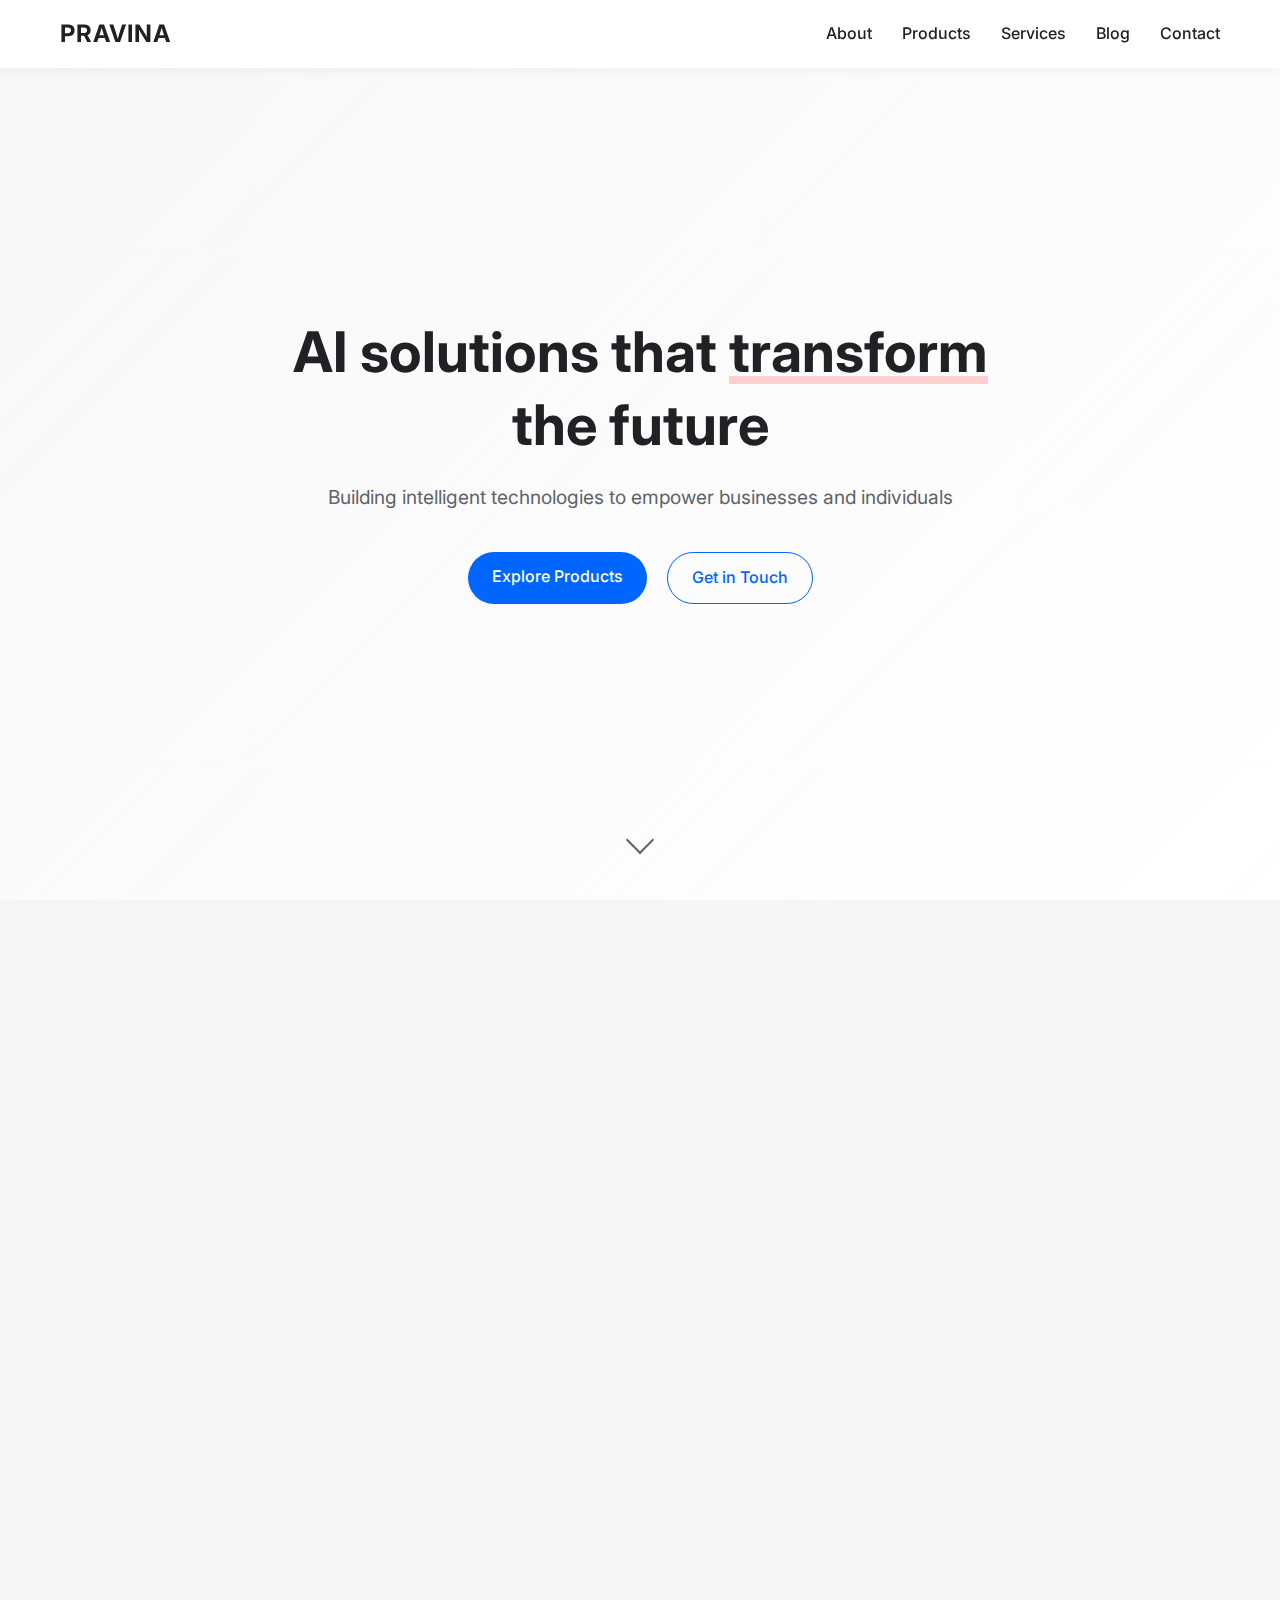
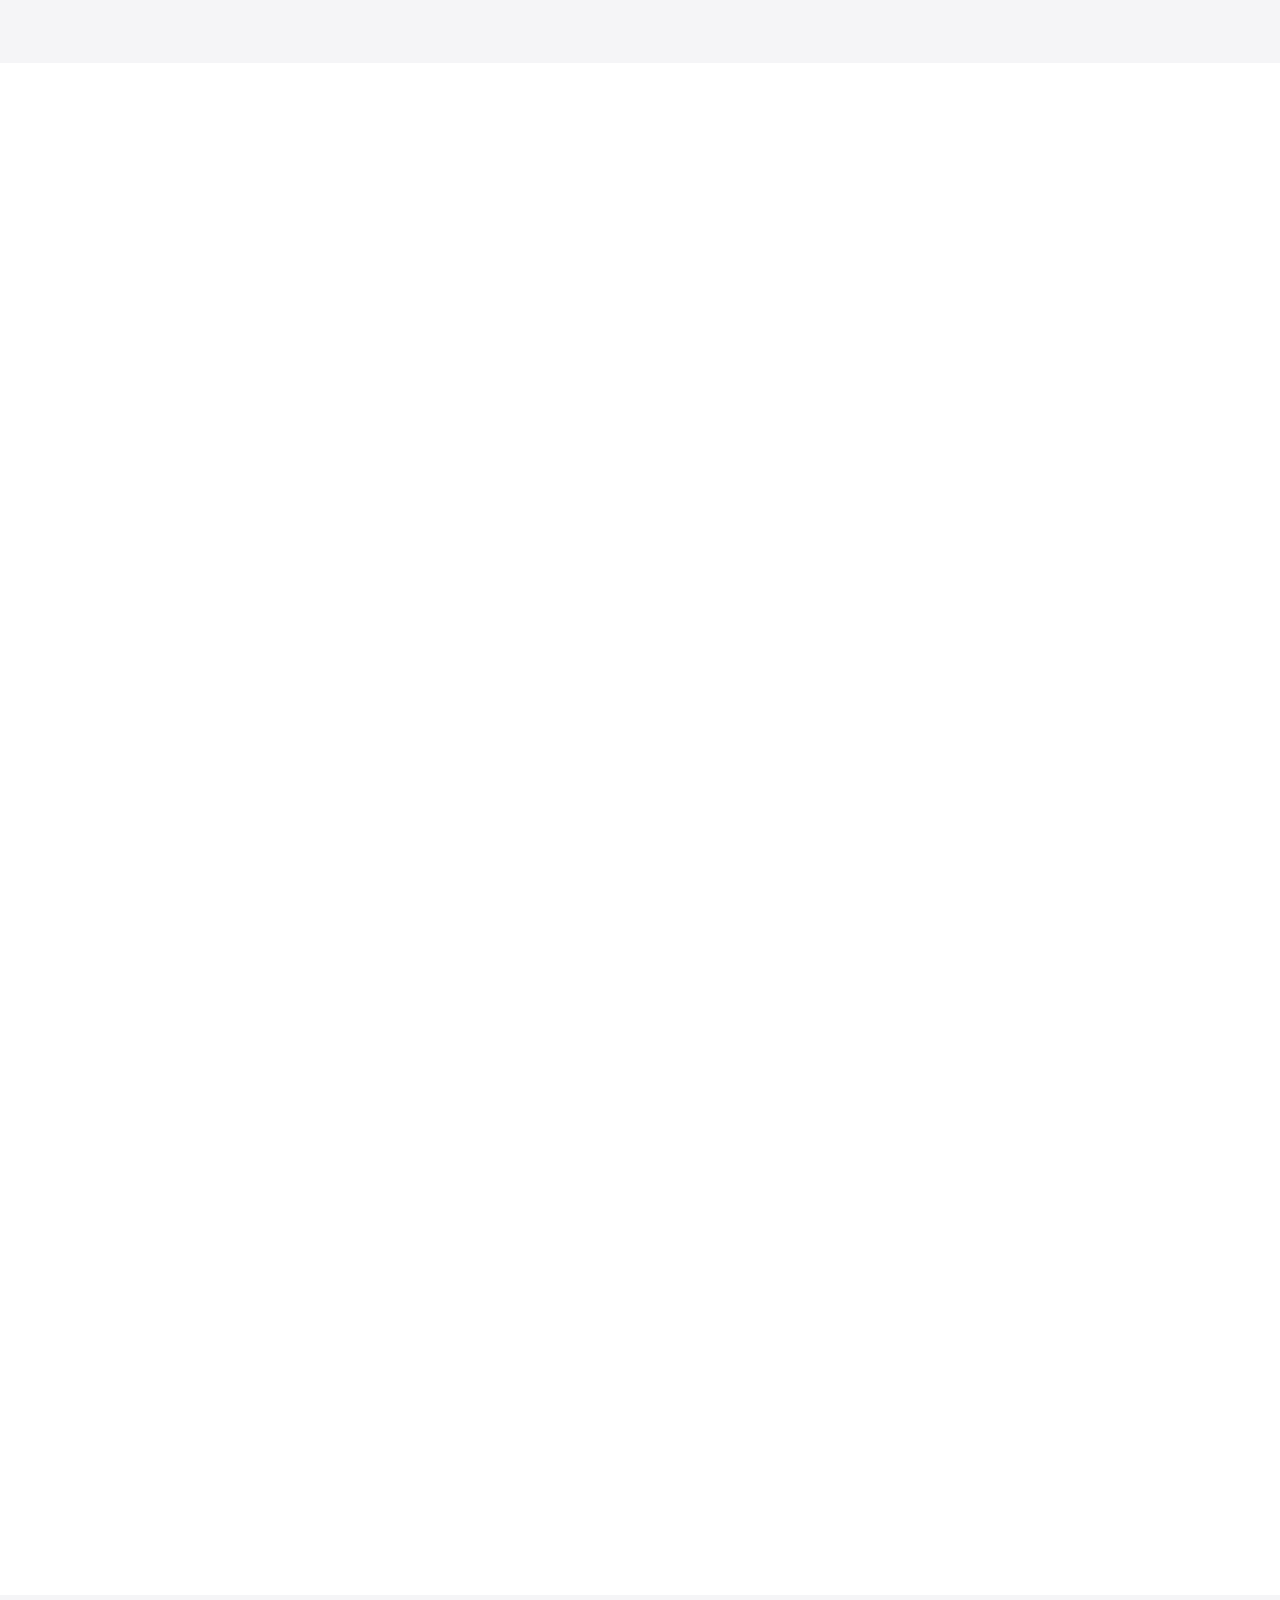
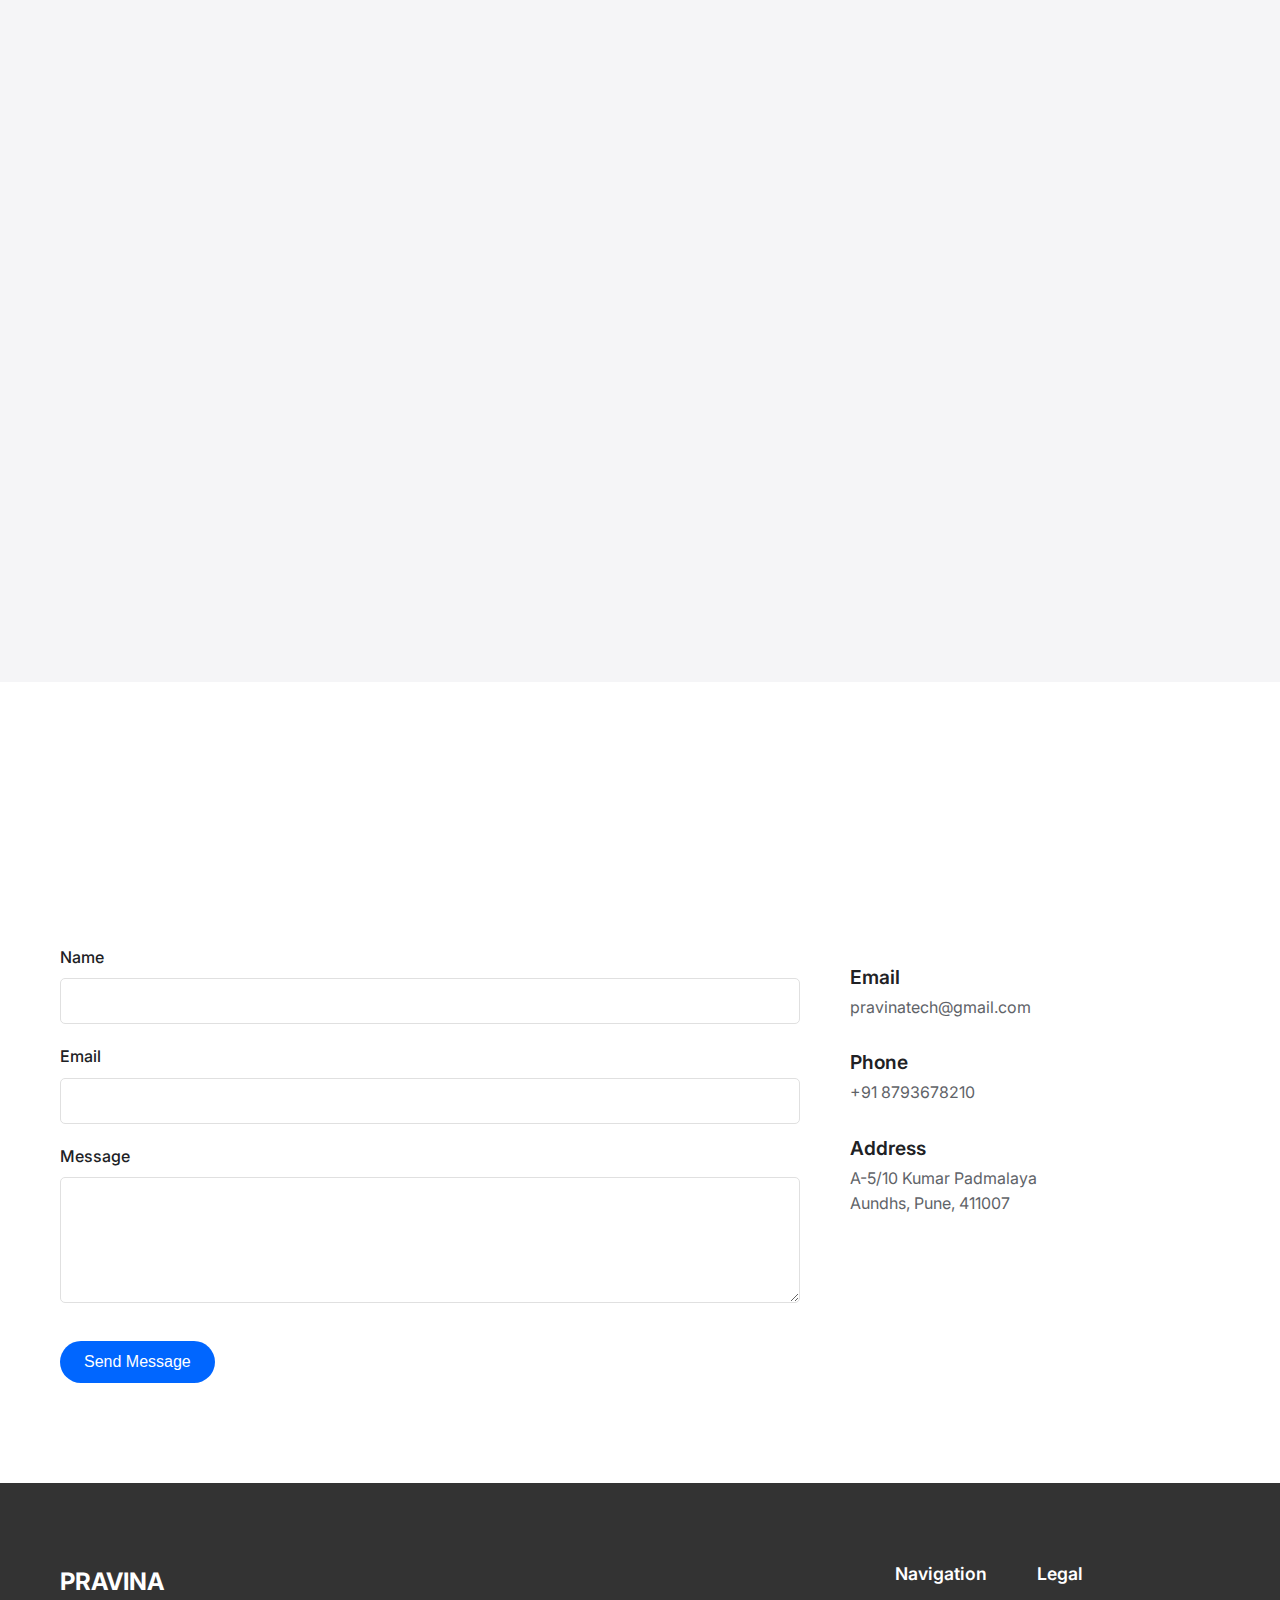
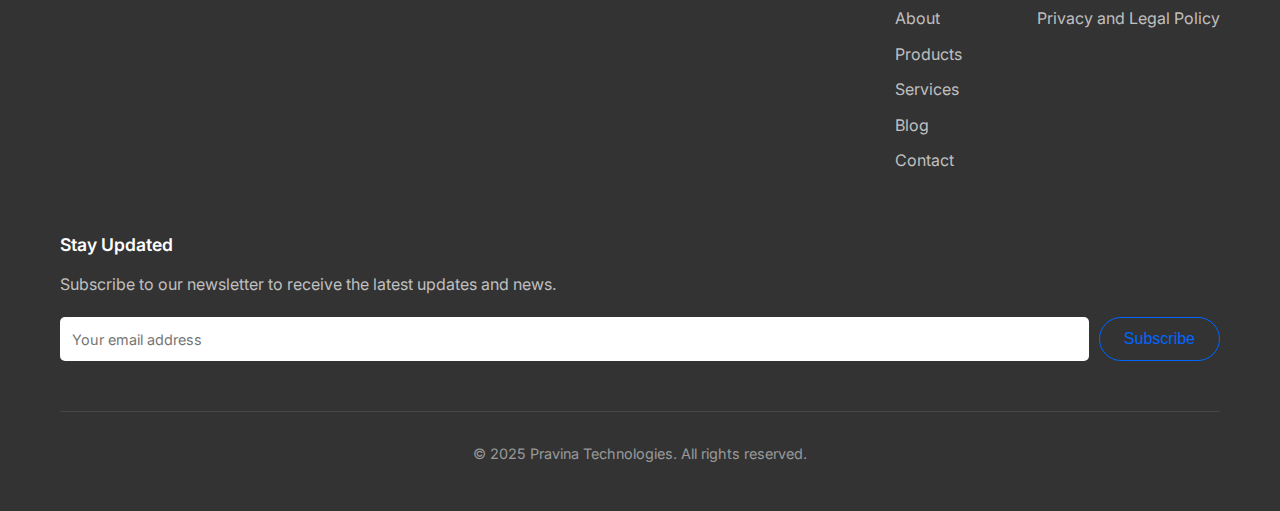
<file: index.html>
<!DOCTYPE html>
<html lang="en">
<head>
    <meta charset="UTF-8">
    <meta name="viewport" content="width=device-width, initial-scale=1.0">
    <title>Pravina Technologies</title>
    <link rel="stylesheet" href="styles.css">
    <link rel="preconnect" href="https://fonts.googleapis.com">
    <link rel="preconnect" href="https://fonts.gstatic.com" crossorigin>
    <link href="https://fonts.googleapis.com/css2?family=Inter:wght@300;400;500;600;700&display=swap" rel="stylesheet">
</head>
<body>
    <!-- Header & Navigation -->
    <header class="header">
        <div class="container">
            <div class="logo">
                <a href="/">PRAVINA</a>
            </div>
            <nav class="desktop-nav">
                <ul>
                    <li><a href="#about">About</a></li>
                    <li><a href="#products">Products</a></li>
                    <li><a href="#services">Services</a></li>
                    <li><a href="blog.html">Blog</a></li>
                    <li><a href="#contact">Contact</a></li>
                </ul>
            </nav>
            <div class="mobile-nav-toggle">
                <span></span>
                <span></span>
                <span></span>
            </div>
        </div>
    </header>

    <!-- Mobile Navigation Overlay -->
    <div class="mobile-nav-overlay">
        <nav class="mobile-nav">
            <ul>
                <li><a href="#about">About</a></li>
                <li><a href="#products">Products</a></li>
                <li><a href="#services">Services</a></li>
                <li><a href="blog.html">Blog</a></li>
                <li><a href="#contact">Contact</a></li>
            </ul>
        </nav>
    </div>

    <!-- Hero Section -->
    <section class="hero">
        <div class="hero-background"></div>
        <div class="hero-content container">
            <h1>AI solutions that <span class="underline">transform</span> the future</h1>
            <p>Building intelligent technologies to empower businesses and individuals</p>
            <div class="cta-buttons">
                <a href="#products" class="button primary">Explore Products</a>
                <a href="#contact" class="button secondary">Get in Touch</a>
            </div>
            <div class="scroll-indicator">
                <span class="arrow"></span>
            </div>
        </div>
    </section>

    <!-- About Section -->
    <section id="about" class="about section">
        <div class="container">
            <div class="section-header">
                <h2>About Pravina</h2>
                <p>Our mission and vision</p>
            </div>
            <div class="section-content">
                <div class="text-column">
                    <p>Pravina Technologies is at the forefront of AI innovation, developing cutting-edge solutions that help businesses transform their operations and deliver exceptional experiences to their customers.</p>
                    <p>Founded with a mission to make artificial intelligence accessible and beneficial for everyone, we combine technical expertise with a deep understanding of real-world challenges to create products that make a difference.</p>
                </div>
                <div class="image-column">
                    <div class="about-image"></div>
                </div>
            </div>
        </div>
    </section>

    <!-- Products Section -->
    <section id="products" class="products section">
        <div class="container">
            <div class="section-header">
                <h2>Our Products</h2>
                <p>Innovative solutions for modern challenges</p>
            </div>
            <div class="card-grid">
                <div class="card">
                    <div class="card-image product-1"></div>
                    <div class="card-content">
                        <h3>AI Assistant for games - Vichar</h3>
                        <p>An intelligent virtual assistant that helps you play games better.</p>
                        <a href="#" class="link">Learn more</a>
                    </div>
                </div>
                <div class="card">
                    <div class="card-image product-2"></div>
                    <div class="card-content">
                        <h3>Data Analyzer</h3>
                        <p>Advanced analytics platform that turns your data into actionable insights.</p>
                        <a href="#" class="link">Learn more</a>
                    </div>
                </div>
                <div class="card">
                    <div class="card-image product-3"></div>
                    <div class="card-content">
                        <h3>Smart Automation - Mango</h3>
                        <p>Automate repetitive tasks and processes with our intelligent automation tools built using latest LLM agents and mcp.</p>
                        <a href="#" class="link">Learn more</a>
                    </div>
                </div>
            </div>
        </div>
    </section>

    <!-- Services Section -->
    <section id="services" class="services section">
        <div class="container">
            <div class="section-header">
                <h2>Services</h2>
                <p>Expert guidance and support</p>
            </div>
            <div class="card-grid">
                <div class="card">
                    <div class="card-image service-1"></div>
                    <div class="card-content">
                        <h3>AI Consulting</h3>
                        <p>Strategic advice on implementing AI solutions for your specific business needs.</p>
                        <a href="#" class="link">Learn more</a>
                    </div>
                </div>
                <div class="card">
                    <div class="card-image service-2"></div>
                    <div class="card-content">
                        <h3>Custom Development</h3>
                        <p>Tailored AI solutions designed and built to address your unique challenges.</p>
                        <a href="#" class="link">Learn more</a>
                    </div>
                </div>
                <div class="card">
                    <div class="card-image service-3"></div>
                    <div class="card-content">
                        <h3>Implementation Support</h3>
                        <p>End-to-end assistance with deploying and integrating our technologies.</p>
                        <a href="#" class="link">Learn more</a>
                    </div>
                </div>
            </div>
        </div>
    </section>

    <!-- Updates Section -->
    <section id="updates" class="updates section">
        <div class="container">
            <div class="section-header">
                <h2>Latest Updates</h2>
                <p>News and insights from Pravina</p>
            </div>
            <div class="updates-grid">
                <div class="update-card">
                    <div class="update-date">June 15, 2023</div>
                    <h3>Introducing our new AI chess Assistant Vichar</h3>
                    <p>We're excited to announce the launch of our latest chess AI Assistant, designed to help you play chess better.</p>
                    <a href="#" class="link">Read more</a>
                </div>
                <div class="update-card">
                    <div class="update-date">May 22, 2023</div>
                    <h3>Research breakthrough in natural language processing</h3>
                    <p>Our research team has achieved a significant breakthrough in natural language understanding.</p>
                    <a href="#" class="link">Read more</a>
                </div>
                <div class="update-card">
                    <div class="update-date">April 10, 2023</div>
                    <h3>Partnership announcement with TechForward</h3>
                    <p>We're thrilled to announce our strategic partnership with TechForward to expand our AI capabilities.</p>
                    <a href="#" class="link">Read more</a>
                </div>
            </div>
        </div>
    </section>

    <!-- Contact Section -->
    <section id="contact" class="contact section">
        <div class="container">
            <div class="section-header">
                <h2>Get in Touch</h2>
                <p>We'd love to hear from you</p>
            </div>
            <div class="contact-content">
                <div class="contact-form">
                    <form>
                        <div class="form-group">
                            <label for="name">Name</label>
                            <input type="text" id="name" name="name" required>
                        </div>
                        <div class="form-group">
                            <label for="email">Email</label>
                            <input type="email" id="email" name="email" required>
                        </div>
                        <div class="form-group">
                            <label for="message">Message</label>
                            <textarea id="message" name="message" rows="5" required></textarea>
                        </div>
                        <button type="submit" class="button primary">Send Message</button>
                    </form>
                </div>
                <div class="contact-info">
                    <div class="info-item">
                        <h3>Email</h3>
                        <p>pravinatech@gmail.com</p>
                    </div>
                    <div class="info-item">
                        <h3>Phone</h3>
                        <p>+91 8793678210</p>
                    </div>
                    <div class="info-item">
                        <h3>Address</h3>
                        <p>A-5/10 Kumar Padmalaya<br>Aundhs, Pune, 411007</p>
                    </div>
                </div>
            </div>
        </div>
    </section>

    <!-- Footer -->
    <footer class="footer">
        <div class="container">
            <div class="footer-main">
                <div class="footer-logo">
                    <a href="/">PRAVINA</a>
                </div>
                <div class="footer-links">
                    <div class="footer-column">
                        <h4>Navigation</h4>
                        <ul>
                            <li><a href="#about">About</a></li>
                            <li><a href="#products">Products</a></li>
                            <li><a href="#services">Services</a></li>
                            <li><a href="blog.html">Blog</a></li>
                            <li><a href="#contact">Contact</a></li>
                        </ul>
                    </div>
                    <div class="footer-column">
                        <h4>Legal</h4>
                        <ul>
                            <li><a href="https://vieveks.github.io/vichar-extension/privacy_policy.md">Privacy and Legal Policy</a></li>
                        </ul>
                    </div>
                </div>
            </div>
            <div class="footer-newsletter">
                <h4>Stay Updated</h4>
                <p>Subscribe to our newsletter to receive the latest updates and news.</p>
                <form class="newsletter-form">
                    <input type="email" placeholder="Your email address" required>
                    <button type="submit" class="button secondary">Subscribe</button>
                </form>
            </div>
            <div class="footer-bottom">
                <p>&copy; 2025 Pravina Technologies. All rights reserved.</p>
            </div>
        </div>
    </footer>

    <script src="script.js"></script>
</body>
</html>
</file>
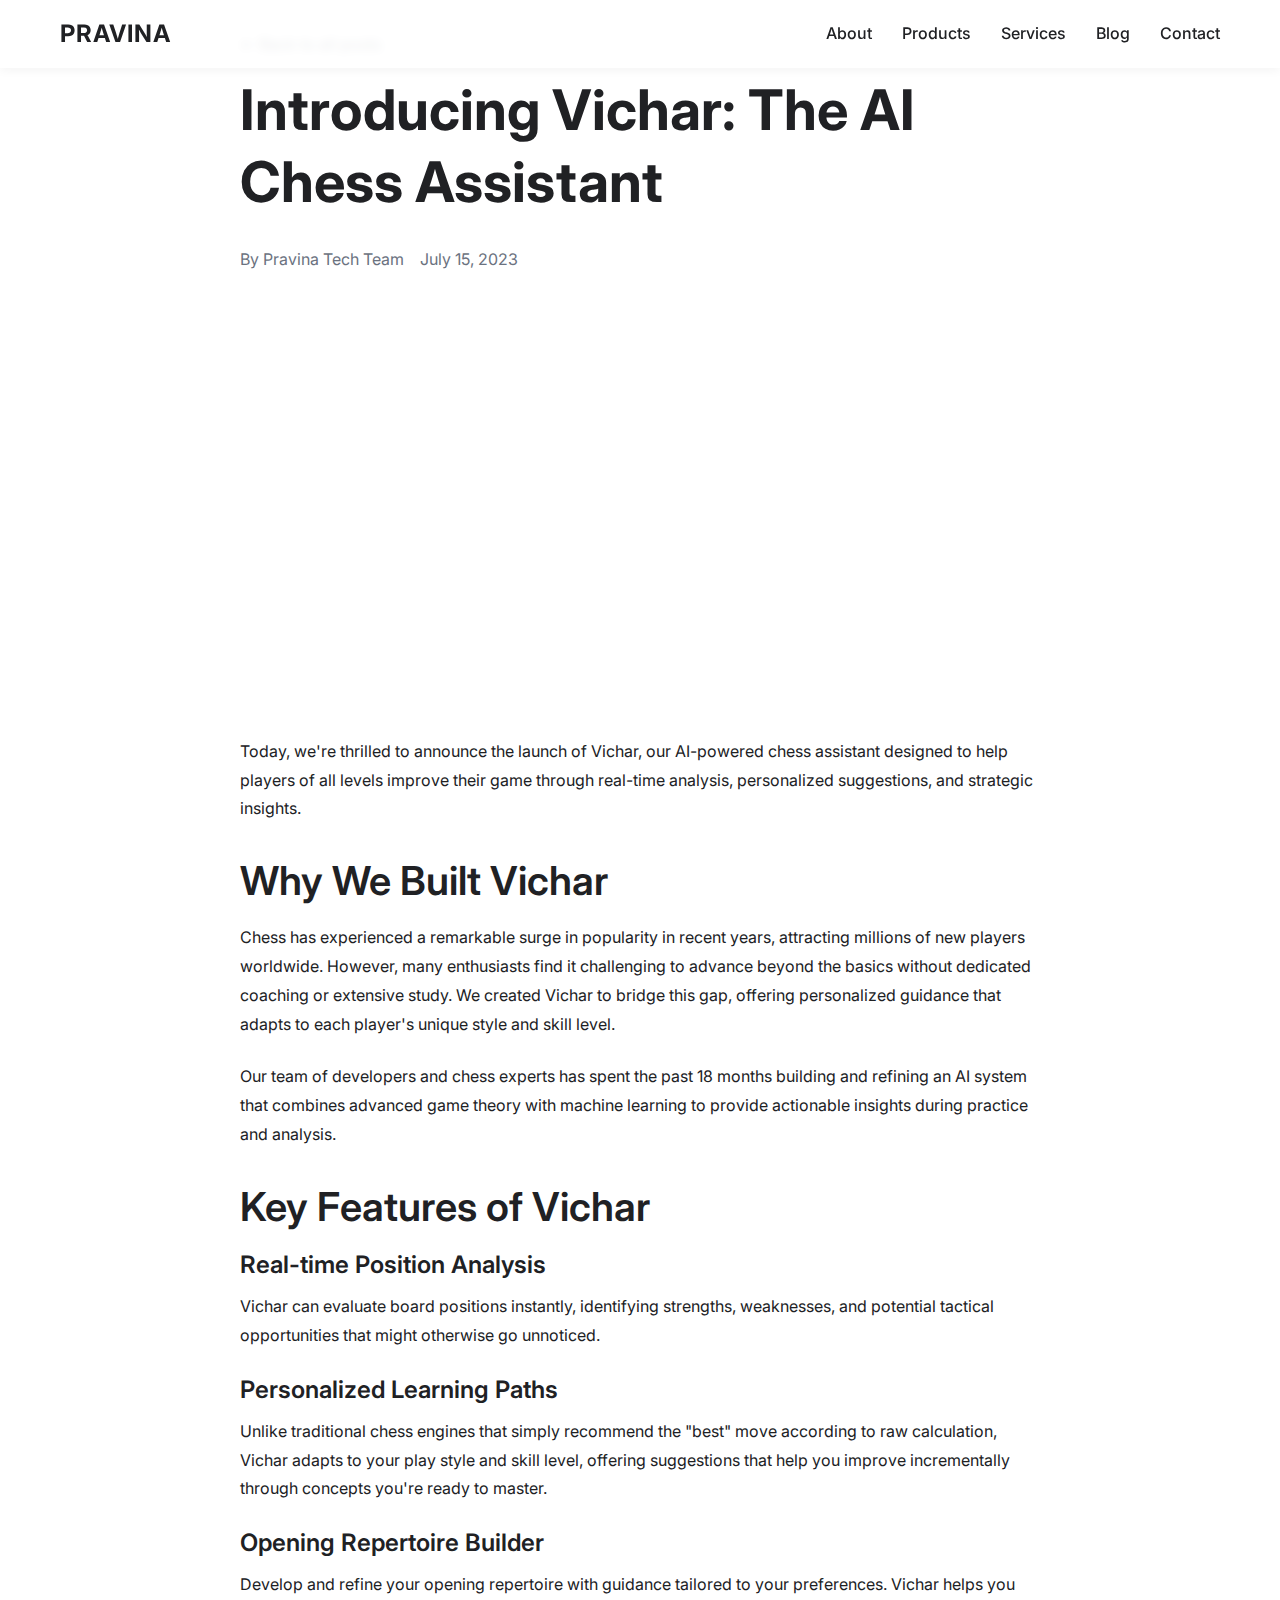
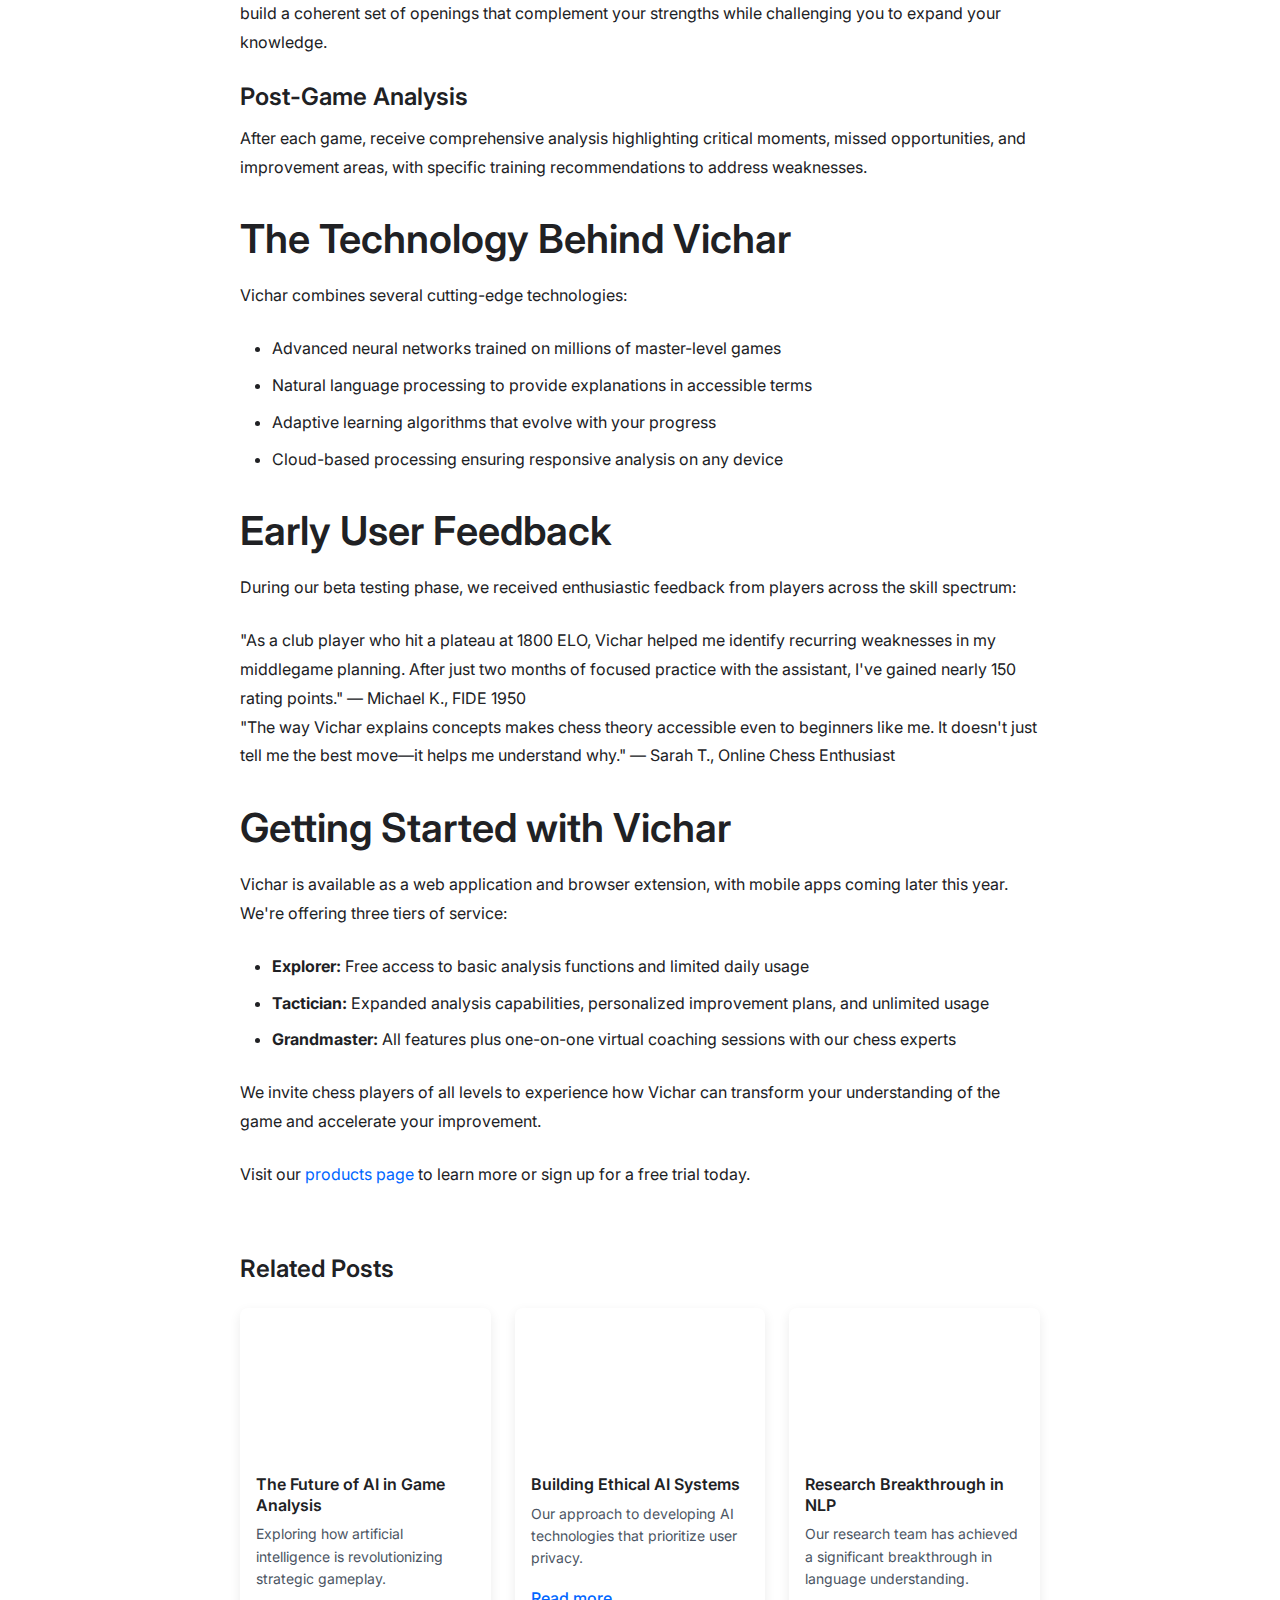
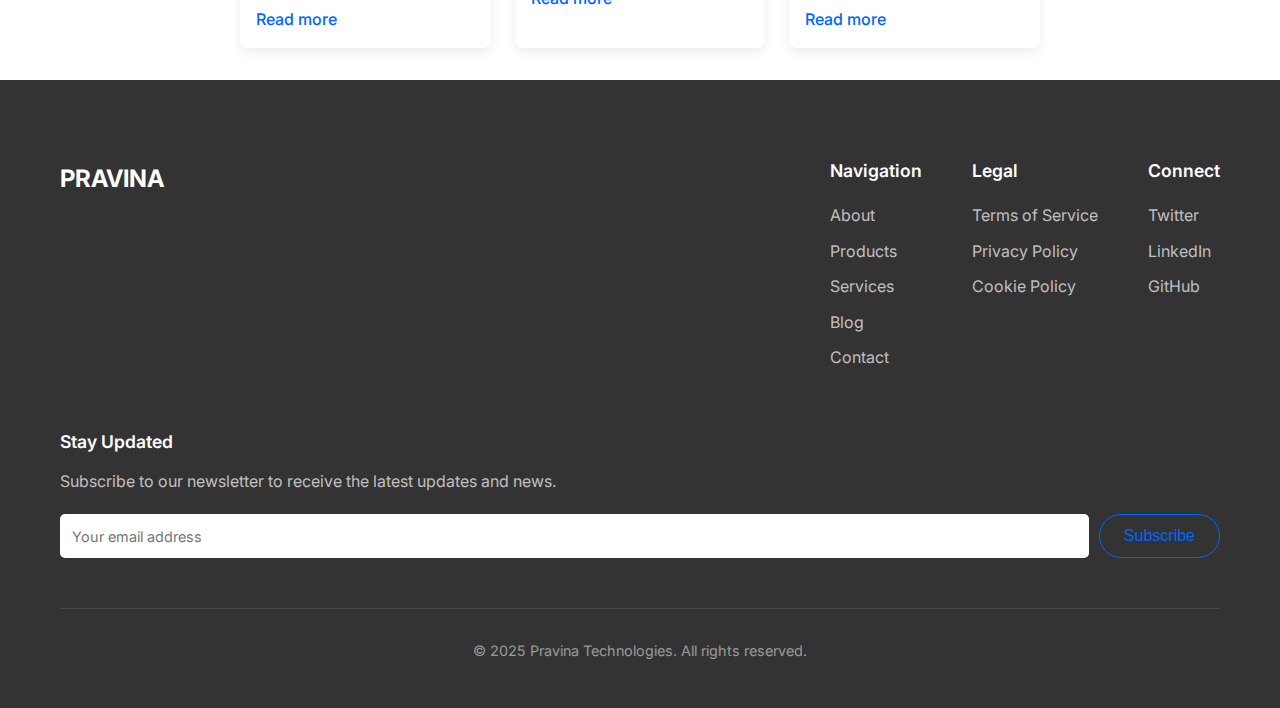
<file: blog-post.html>
<!DOCTYPE html>
<html lang="en">
<head>
    <meta charset="UTF-8">
    <meta name="viewport" content="width=device-width, initial-scale=1.0">
    <title>Introducing Vichar: The AI Chess Assistant - Pravina Technologies</title>
    <link rel="stylesheet" href="styles.css">
    <link rel="preconnect" href="https://fonts.googleapis.com">
    <link rel="preconnect" href="https://fonts.gstatic.com" crossorigin>
    <link href="https://fonts.googleapis.com/css2?family=Inter:wght@300;400;500;600;700&display=swap" rel="stylesheet">
    <style>
        .blog-post {
            max-width: 800px;
            margin: 0 auto;
            padding: 2rem 0;
        }
        
        .blog-post-header {
            margin-bottom: 2rem;
        }
        
        .blog-hero-image {
            width: 100%;
            height: 400px;
            background-size: cover;
            background-position: center;
            border-radius: 8px;
            margin-bottom: 2rem;
            background-image: url('https://images.unsplash.com/photo-1620712943543-bcc4688e7485?ixlib=rb-4.0.3&ixid=MnwxMjA3fDB8MHxzZWFyY2h8MzN8fGFpfGVufDB8fDB8fA%3D%3D&auto=format&fit=crop&w=800&q=60');
        }
        
        .blog-meta {
            display: flex;
            align-items: center;
            margin-bottom: 1rem;
            color: #6b7280;
        }
        
        .blog-author {
            margin-right: 1rem;
        }
        
        .back-to-blogs {
            display: inline-block;
            margin-bottom: 1rem;
            color: #4b5563;
            text-decoration: none;
        }
        
        .back-to-blogs:hover {
            color: #3b82f6;
        }
        
        .blog-content {
            line-height: 1.8;
        }
        
        .blog-content h2 {
            margin-top: 2rem;
            margin-bottom: 1rem;
        }
        
        .blog-content p {
            margin-bottom: 1.5rem;
        }
        
        .blog-content ul, .blog-content ol {
            margin-bottom: 1.5rem;
            padding-left: 2rem;
        }
        
        .blog-content li {
            margin-bottom: 0.5rem;
        }
        
        .blog-content img {
            max-width: 100%;
            height: auto;
            border-radius: 8px;
            margin: 1.5rem 0;
        }
        
        .related-posts {
            margin-top: 4rem;
        }
        
        .related-posts h3 {
            margin-bottom: 1.5rem;
        }
        
        .related-grid {
            display: grid;
            grid-template-columns: repeat(auto-fill, minmax(250px, 1fr));
            gap: 1.5rem;
        }
        
        .related-card {
            background: #fff;
            border-radius: 8px;
            overflow: hidden;
            box-shadow: 0 4px 12px rgba(0, 0, 0, 0.08);
        }
        
        .related-image {
            height: 150px;
            background-size: cover;
            background-position: center;
        }
        
        .related-content {
            padding: 1rem;
        }
        
        .related-title {
            font-size: 1rem;
            margin-bottom: 0.5rem;
        }
        
        .related-excerpt {
            font-size: 0.875rem;
            color: #4b5563;
        }
        
        .related-image-1 { background-image: url('https://images.unsplash.com/photo-1677442135968-6ca864147445?ixlib=rb-4.0.3&ixid=MnwxMjA3fDB8MHxzZWFyY2h8NDF8fGFpfGVufDB8fDB8fA%3D%3D&auto=format&fit=crop&w=800&q=60'); }
        .related-image-2 { background-image: url('https://images.unsplash.com/photo-1485827404703-89b55fcc595e?ixlib=rb-4.0.3&ixid=MnwxMjA3fDB8MHxzZWFyY2h8MjZ8fHRlY2hub2xvZ3l8ZW58MHx8MHx8&auto=format&fit=crop&w=800&q=60'); }
        .related-image-3 { background-image: url('https://images.unsplash.com/photo-1581472723648-909f4851d4ae?ixlib=rb-4.0.3&ixid=MnwxMjA3fDB8MHxzZWFyY2h8MjV8fGFydGlmaWNpYWwlMjBpbnRlbGxpZ2VuY2V8ZW58MHx8MHx8&auto=format&fit=crop&w=800&q=60'); }
    </style>
</head>
<body>
    <!-- Header & Navigation -->
    <header class="header">
        <div class="container">
            <div class="logo">
                <a href="/">PRAVINA</a>
            </div>
            <nav class="desktop-nav">
                <ul>
                    <li><a href="index.html#about">About</a></li>
                    <li><a href="index.html#products">Products</a></li>
                    <li><a href="index.html#services">Services</a></li>
                    <li><a href="blog.html" class="active">Blog</a></li>
                    <li><a href="index.html#contact">Contact</a></li>
                </ul>
            </nav>
            <div class="mobile-nav-toggle">
                <span></span>
                <span></span>
                <span></span>
            </div>
        </div>
    </header>

    <!-- Mobile Navigation Overlay -->
    <div class="mobile-nav-overlay">
        <nav class="mobile-nav">
            <ul>
                <li><a href="index.html#about">About</a></li>
                <li><a href="index.html#products">Products</a></li>
                <li><a href="index.html#services">Services</a></li>
                <li><a href="blog.html">Blog</a></li>
                <li><a href="index.html#contact">Contact</a></li>
            </ul>
        </nav>
    </div>

    <!-- Blog Post Content -->
    <div class="container">
        <article class="blog-post">
            <a href="blog.html" class="back-to-blogs">← Back to all posts</a>
            <header class="blog-post-header">
                <h1>Introducing Vichar: The AI Chess Assistant</h1>
                <div class="blog-meta">
                    <span class="blog-author">By Pravina Tech Team</span>
                    <span class="blog-date">July 15, 2023</span>
                </div>
            </header>
            
            <div class="blog-hero-image"></div>
            
            <div class="blog-content">
                <p>Today, we're thrilled to announce the launch of Vichar, our AI-powered chess assistant designed to help players of all levels improve their game through real-time analysis, personalized suggestions, and strategic insights.</p>
                
                <h2>Why We Built Vichar</h2>
                <p>Chess has experienced a remarkable surge in popularity in recent years, attracting millions of new players worldwide. However, many enthusiasts find it challenging to advance beyond the basics without dedicated coaching or extensive study. We created Vichar to bridge this gap, offering personalized guidance that adapts to each player's unique style and skill level.</p>
                
                <p>Our team of developers and chess experts has spent the past 18 months building and refining an AI system that combines advanced game theory with machine learning to provide actionable insights during practice and analysis.</p>
                
                <h2>Key Features of Vichar</h2>
                
                <h3>Real-time Position Analysis</h3>
                <p>Vichar can evaluate board positions instantly, identifying strengths, weaknesses, and potential tactical opportunities that might otherwise go unnoticed.</p>
                
                <h3>Personalized Learning Paths</h3>
                <p>Unlike traditional chess engines that simply recommend the "best" move according to raw calculation, Vichar adapts to your play style and skill level, offering suggestions that help you improve incrementally through concepts you're ready to master.</p>
                
                <h3>Opening Repertoire Builder</h3>
                <p>Develop and refine your opening repertoire with guidance tailored to your preferences. Vichar helps you build a coherent set of openings that complement your strengths while challenging you to expand your knowledge.</p>
                
                <h3>Post-Game Analysis</h3>
                <p>After each game, receive comprehensive analysis highlighting critical moments, missed opportunities, and improvement areas, with specific training recommendations to address weaknesses.</p>
                
                <h2>The Technology Behind Vichar</h2>
                <p>Vichar combines several cutting-edge technologies:</p>
                <ul>
                    <li>Advanced neural networks trained on millions of master-level games</li>
                    <li>Natural language processing to provide explanations in accessible terms</li>
                    <li>Adaptive learning algorithms that evolve with your progress</li>
                    <li>Cloud-based processing ensuring responsive analysis on any device</li>
                </ul>
                
                <h2>Early User Feedback</h2>
                <p>During our beta testing phase, we received enthusiastic feedback from players across the skill spectrum:</p>
                
                <blockquote>
                    "As a club player who hit a plateau at 1800 ELO, Vichar helped me identify recurring weaknesses in my middlegame planning. After just two months of focused practice with the assistant, I've gained nearly 150 rating points." — Michael K., FIDE 1950
                </blockquote>
                
                <blockquote>
                    "The way Vichar explains concepts makes chess theory accessible even to beginners like me. It doesn't just tell me the best move—it helps me understand why." — Sarah T., Online Chess Enthusiast
                </blockquote>
                
                <h2>Getting Started with Vichar</h2>
                <p>Vichar is available as a web application and browser extension, with mobile apps coming later this year. We're offering three tiers of service:</p>
                <ul>
                    <li><strong>Explorer:</strong> Free access to basic analysis functions and limited daily usage</li>
                    <li><strong>Tactician:</strong> Expanded analysis capabilities, personalized improvement plans, and unlimited usage</li>
                    <li><strong>Grandmaster:</strong> All features plus one-on-one virtual coaching sessions with our chess experts</li>
                </ul>
                
                <p>We invite chess players of all levels to experience how Vichar can transform your understanding of the game and accelerate your improvement.</p>
                
                <p>Visit our <a href="index.html#products">products page</a> to learn more or sign up for a free trial today.</p>
            </div>
            
            <div class="related-posts">
                <h3>Related Posts</h3>
                <div class="related-grid">
                    <div class="related-card">
                        <div class="related-image related-image-1"></div>
                        <div class="related-content">
                            <h4 class="related-title">The Future of AI in Game Analysis</h4>
                            <p class="related-excerpt">Exploring how artificial intelligence is revolutionizing strategic gameplay.</p>
                            <a href="blog-post.html" class="link">Read more</a>
                        </div>
                    </div>
                    <div class="related-card">
                        <div class="related-image related-image-2"></div>
                        <div class="related-content">
                            <h4 class="related-title">Building Ethical AI Systems</h4>
                            <p class="related-excerpt">Our approach to developing AI technologies that prioritize user privacy.</p>
                            <a href="blog-post.html" class="link">Read more</a>
                        </div>
                    </div>
                    <div class="related-card">
                        <div class="related-image related-image-3"></div>
                        <div class="related-content">
                            <h4 class="related-title">Research Breakthrough in NLP</h4>
                            <p class="related-excerpt">Our research team has achieved a significant breakthrough in language understanding.</p>
                            <a href="blog-post.html" class="link">Read more</a>
                        </div>
                    </div>
                </div>
            </div>
        </article>
    </div>

    <!-- Footer -->
    <footer class="footer">
        <div class="container">
            <div class="footer-main">
                <div class="footer-logo">
                    <a href="/">PRAVINA</a>
                </div>
                <div class="footer-links">
                    <div class="footer-column">
                        <h4>Navigation</h4>
                        <ul>
                            <li><a href="index.html#about">About</a></li>
                            <li><a href="index.html#products">Products</a></li>
                            <li><a href="index.html#services">Services</a></li>
                            <li><a href="blog.html">Blog</a></li>
                            <li><a href="index.html#contact">Contact</a></li>
                        </ul>
                    </div>
                    <div class="footer-column">
                        <h4>Legal</h4>
                        <ul>
                            <li><a href="#">Terms of Service</a></li>
                            <li><a href="#">Privacy Policy</a></li>
                            <li><a href="#">Cookie Policy</a></li>
                        </ul>
                    </div>
                    <div class="footer-column">
                        <h4>Connect</h4>
                        <ul>
                            <li><a href="#">Twitter</a></li>
                            <li><a href="#">LinkedIn</a></li>
                            <li><a href="#">GitHub</a></li>
                        </ul>
                    </div>
                </div>
            </div>
            <div class="footer-newsletter">
                <h4>Stay Updated</h4>
                <p>Subscribe to our newsletter to receive the latest updates and news.</p>
                <form class="newsletter-form">
                    <input type="email" placeholder="Your email address" required>
                    <button type="submit" class="button secondary">Subscribe</button>
                </form>
            </div>
            <div class="footer-bottom">
                <p>&copy; 2025 Pravina Technologies. All rights reserved.</p>
            </div>
        </div>
    </footer>

    <script src="script.js"></script>
</body>
</html>
</file>
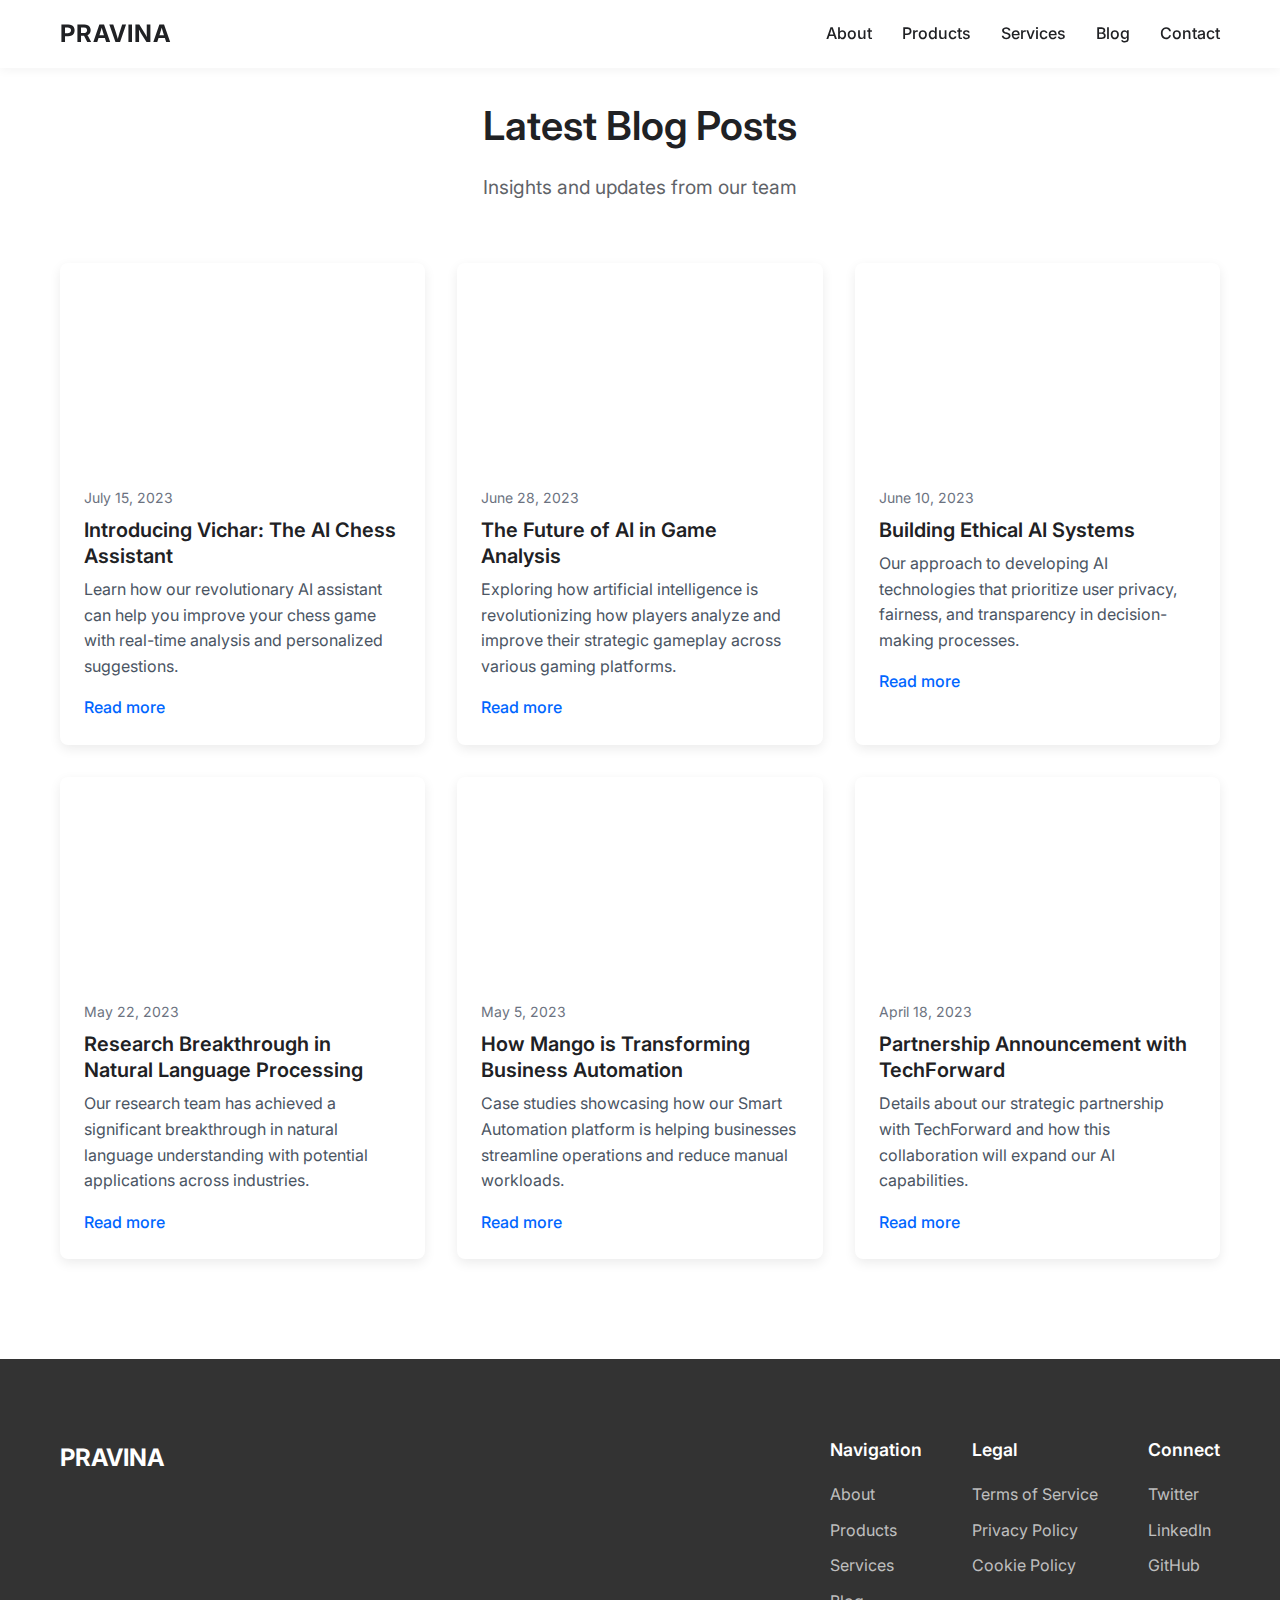
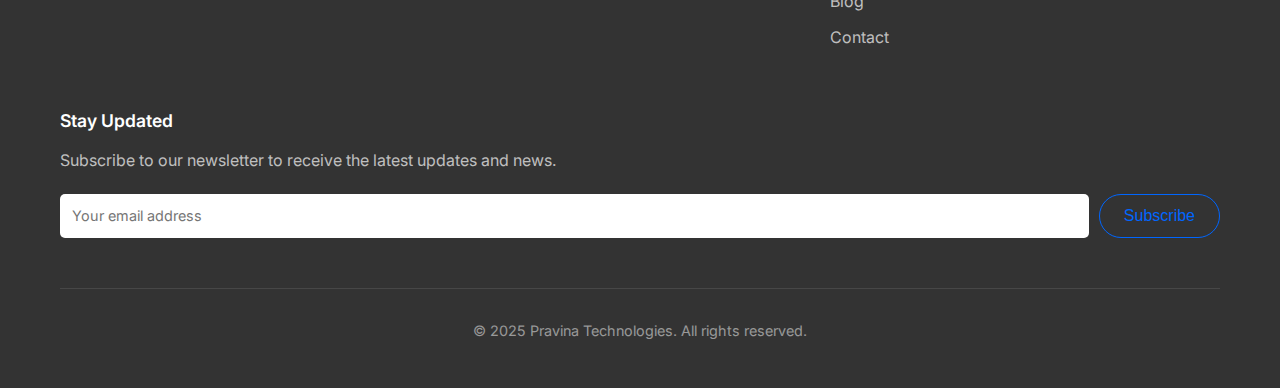
<file: blog.html>
<!DOCTYPE html>
<html lang="en">
<head>
    <meta charset="UTF-8">
    <meta name="viewport" content="width=device-width, initial-scale=1.0">
    <title>Blog - Pravina Technologies</title>
    <link rel="stylesheet" href="styles.css">
    <link rel="preconnect" href="https://fonts.googleapis.com">
    <link rel="preconnect" href="https://fonts.gstatic.com" crossorigin>
    <link href="https://fonts.googleapis.com/css2?family=Inter:wght@300;400;500;600;700&display=swap" rel="stylesheet">
    <style>
        .blog-grid {
            display: grid;
            grid-template-columns: repeat(auto-fill, minmax(320px, 1fr));
            gap: 2rem;
            margin-top: 3rem;
        }
        
        .blog-card {
            background: #fff;
            border-radius: 8px;
            overflow: hidden;
            box-shadow: 0 4px 12px rgba(0, 0, 0, 0.08);
            transition: transform 0.3s ease, box-shadow 0.3s ease;
        }
        
        .blog-card:hover {
            transform: translateY(-5px);
            box-shadow: 0 10px 20px rgba(0, 0, 0, 0.12);
        }
        
        .blog-image {
            height: 200px;
            background-size: cover;
            background-position: center;
        }
        
        .blog-content {
            padding: 1.5rem;
        }
        
        .blog-date {
            color: #6b7280;
            font-size: 0.875rem;
            margin-bottom: 0.5rem;
        }
        
        .blog-title {
            margin: 0.5rem 0;
            font-size: 1.25rem;
        }
        
        .blog-excerpt {
            color: #4b5563;
            margin-bottom: 1rem;
        }
        
        .blog-post {
            max-width: 800px;
            margin: 0 auto;
            padding: 2rem 0;
        }
        
        .blog-post-header {
            margin-bottom: 2rem;
        }
        
        .blog-hero-image {
            width: 100%;
            height: 400px;
            background-size: cover;
            background-position: center;
            border-radius: 8px;
            margin-bottom: 2rem;
        }
        
        .blog-meta {
            display: flex;
            align-items: center;
            margin-bottom: 1rem;
            color: #6b7280;
        }
        
        .blog-author {
            margin-right: 1rem;
        }
        
        .back-to-blogs {
            display: inline-block;
            margin-bottom: 1rem;
            color: #4b5563;
            text-decoration: none;
        }
        
        .back-to-blogs:hover {
            color: #3b82f6;
        }
        
        .blog-image-1 { background-image: url('https://images.unsplash.com/photo-1620712943543-bcc4688e7485?ixlib=rb-4.0.3&ixid=MnwxMjA3fDB8MHxzZWFyY2h8MzN8fGFpfGVufDB8fDB8fA%3D%3D&auto=format&fit=crop&w=800&q=60'); }
        .blog-image-2 { background-image: url('https://images.unsplash.com/photo-1677442135968-6ca864147445?ixlib=rb-4.0.3&ixid=MnwxMjA3fDB8MHxzZWFyY2h8NDF8fGFpfGVufDB8fDB8fA%3D%3D&auto=format&fit=crop&w=800&q=60'); }
        .blog-image-3 { background-image: url('https://images.unsplash.com/photo-1485827404703-89b55fcc595e?ixlib=rb-4.0.3&ixid=MnwxMjA3fDB8MHxzZWFyY2h8MjZ8fHRlY2hub2xvZ3l8ZW58MHx8MHx8&auto=format&fit=crop&w=800&q=60'); }
        .blog-image-4 { background-image: url('https://images.unsplash.com/photo-1581472723648-909f4851d4ae?ixlib=rb-4.0.3&ixid=MnwxMjA3fDB8MHxzZWFyY2h8MjV8fGFydGlmaWNpYWwlMjBpbnRlbGxpZ2VuY2V8ZW58MHx8MHx8&auto=format&fit=crop&w=800&q=60'); }
        .blog-image-5 { background-image: url('https://images.unsplash.com/photo-1591453089816-0fbb971b454c?ixlib=rb-4.0.3&ixid=MnwxMjA3fDB8MHxzZWFyY2h8MTR8fGFydGlmaWNpYWwlMjBpbnRlbGxpZ2VuY2V8ZW58MHx8MHx8&auto=format&fit=crop&w=800&q=60'); }
        .blog-image-6 { background-image: url('https://images.unsplash.com/photo-1550751827-4bd374c3f58b?ixlib=rb-4.0.3&ixid=MnwxMjA3fDB8MHxzZWFyY2h8Mjh8fHRlY2hub2xvZ3l8ZW58MHx8MHx8&auto=format&fit=crop&w=800&q=60'); }
    </style>
</head>
<body>
    <!-- Header & Navigation -->
    <header class="header">
        <div class="container">
            <div class="logo">
                <a href="/">PRAVINA</a>
            </div>
            <nav class="desktop-nav">
                <ul>
                    <li><a href="index.html#about">About</a></li>
                    <li><a href="index.html#products">Products</a></li>
                    <li><a href="index.html#services">Services</a></li>
                    <li><a href="blog.html" class="active">Blog</a></li>
                    <li><a href="index.html#contact">Contact</a></li>
                </ul>
            </nav>
            <div class="mobile-nav-toggle">
                <span></span>
                <span></span>
                <span></span>
            </div>
        </div>
    </header>

    <!-- Mobile Navigation Overlay -->
    <div class="mobile-nav-overlay">
        <nav class="mobile-nav">
            <ul>
                <li><a href="index.html#about">About</a></li>
                <li><a href="index.html#products">Products</a></li>
                <li><a href="index.html#services">Services</a></li>
                <li><a href="blog.html">Blog</a></li>
                <li><a href="index.html#contact">Contact</a></li>
            </ul>
        </nav>
    </div>

    <!-- Blog Section -->
    <section class="blog section">
        <div class="container">
            <div class="section-header">
                <h2>Latest Blog Posts</h2>
                <p>Insights and updates from our team</p>
            </div>
            
            <div class="blog-grid">
                <div class="blog-card">
                    <div class="blog-image blog-image-1"></div>
                    <div class="blog-content">
                        <div class="blog-date">July 15, 2023</div>
                        <h3 class="blog-title">Introducing Vichar: The AI Chess Assistant</h3>
                        <p class="blog-excerpt">Learn how our revolutionary AI assistant can help you improve your chess game with real-time analysis and personalized suggestions.</p>
                        <a href="blog-post.html" class="link">Read more</a>
                    </div>
                </div>
                
                <div class="blog-card">
                    <div class="blog-image blog-image-2"></div>
                    <div class="blog-content">
                        <div class="blog-date">June 28, 2023</div>
                        <h3 class="blog-title">The Future of AI in Game Analysis</h3>
                        <p class="blog-excerpt">Exploring how artificial intelligence is revolutionizing how players analyze and improve their strategic gameplay across various gaming platforms.</p>
                        <a href="blog-post.html" class="link">Read more</a>
                    </div>
                </div>
                
                <div class="blog-card">
                    <div class="blog-image blog-image-3"></div>
                    <div class="blog-content">
                        <div class="blog-date">June 10, 2023</div>
                        <h3 class="blog-title">Building Ethical AI Systems</h3>
                        <p class="blog-excerpt">Our approach to developing AI technologies that prioritize user privacy, fairness, and transparency in decision-making processes.</p>
                        <a href="blog-post.html" class="link">Read more</a>
                    </div>
                </div>
                
                <div class="blog-card">
                    <div class="blog-image blog-image-4"></div>
                    <div class="blog-content">
                        <div class="blog-date">May 22, 2023</div>
                        <h3 class="blog-title">Research Breakthrough in Natural Language Processing</h3>
                        <p class="blog-excerpt">Our research team has achieved a significant breakthrough in natural language understanding with potential applications across industries.</p>
                        <a href="blog-post.html" class="link">Read more</a>
                    </div>
                </div>
                
                <div class="blog-card">
                    <div class="blog-image blog-image-5"></div>
                    <div class="blog-content">
                        <div class="blog-date">May 5, 2023</div>
                        <h3 class="blog-title">How Mango is Transforming Business Automation</h3>
                        <p class="blog-excerpt">Case studies showcasing how our Smart Automation platform is helping businesses streamline operations and reduce manual workloads.</p>
                        <a href="blog-post.html" class="link">Read more</a>
                    </div>
                </div>
                
                <div class="blog-card">
                    <div class="blog-image blog-image-6"></div>
                    <div class="blog-content">
                        <div class="blog-date">April 18, 2023</div>
                        <h3 class="blog-title">Partnership Announcement with TechForward</h3>
                        <p class="blog-excerpt">Details about our strategic partnership with TechForward and how this collaboration will expand our AI capabilities.</p>
                        <a href="blog-post.html" class="link">Read more</a>
                    </div>
                </div>
            </div>
        </div>
    </section>

    <!-- Footer -->
    <footer class="footer">
        <div class="container">
            <div class="footer-main">
                <div class="footer-logo">
                    <a href="/">PRAVINA</a>
                </div>
                <div class="footer-links">
                    <div class="footer-column">
                        <h4>Navigation</h4>
                        <ul>
                            <li><a href="index.html#about">About</a></li>
                            <li><a href="index.html#products">Products</a></li>
                            <li><a href="index.html#services">Services</a></li>
                            <li><a href="blog.html">Blog</a></li>
                            <li><a href="index.html#contact">Contact</a></li>
                        </ul>
                    </div>
                    <div class="footer-column">
                        <h4>Legal</h4>
                        <ul>
                            <li><a href="#">Terms of Service</a></li>
                            <li><a href="#">Privacy Policy</a></li>
                            <li><a href="#">Cookie Policy</a></li>
                        </ul>
                    </div>
                    <div class="footer-column">
                        <h4>Connect</h4>
                        <ul>
                            <li><a href="#">Twitter</a></li>
                            <li><a href="#">LinkedIn</a></li>
                            <li><a href="#">GitHub</a></li>
                        </ul>
                    </div>
                </div>
            </div>
            <div class="footer-newsletter">
                <h4>Stay Updated</h4>
                <p>Subscribe to our newsletter to receive the latest updates and news.</p>
                <form class="newsletter-form">
                    <input type="email" placeholder="Your email address" required>
                    <button type="submit" class="button secondary">Subscribe</button>
                </form>
            </div>
            <div class="footer-bottom">
                <p>&copy; 2025 Pravina Technologies. All rights reserved.</p>
            </div>
        </div>
    </footer>

    <script src="script.js"></script>
</body>
</html>
</file>
<file: styles.css>
/* Global Styles */
:root {
    --primary-color: #0066ff;
    --secondary-color: #5f6368;
    --accent-color: #ff6b6b;
    --background-color: #ffffff;
    --light-gray: #f5f5f7;
    --medium-gray: #e0e0e0;
    --dark-gray: #333333;
    --text-color: #202124;
    --text-light: #5f6368;
    --shadow: 0 4px 12px rgba(0, 0, 0, 0.08);
    --transition: all 0.3s ease;
}

* {
    margin: 0;
    padding: 0;
    box-sizing: border-box;
}

html {
    scroll-behavior: smooth;
}

body {
    font-family: 'Inter', sans-serif;
    color: var(--text-color);
    line-height: 1.6;
    background-color: var(--background-color);
}

.container {
    width: 100%;
    max-width: 1200px;
    margin: 0 auto;
    padding: 0 20px;
}

h1, h2, h3, h4, h5, h6 {
    font-weight: 600;
    margin-bottom: 0.5em;
    line-height: 1.3;
}

h1 {
    font-size: 3.5rem;
    font-weight: 700;
}

h2 {
    font-size: 2.5rem;
}

h3 {
    font-size: 1.5rem;
}

p {
    margin-bottom: 1rem;
}

a {
    color: var(--primary-color);
    text-decoration: none;
    transition: var(--transition);
}

a:hover {
    color: var(--accent-color);
}

.section {
    padding: 100px 0;
}

.section-header {
    text-align: center;
    margin-bottom: 60px;
}

.section-header p {
    color: var(--text-light);
    font-size: 1.2rem;
    margin-top: 10px;
}

.button {
    display: inline-block;
    padding: 12px 24px;
    border-radius: 30px;
    font-weight: 500;
    text-align: center;
    cursor: pointer;
    transition: var(--transition);
    border: none;
    font-size: 1rem;
}

.button.primary {
    background-color: var(--primary-color);
    color: white;
}

.button.primary:hover {
    background-color: #0052cc;
    transform: translateY(-2px);
}

.button.secondary {
    background-color: transparent;
    color: var(--primary-color);
    border: 1px solid var(--primary-color);
}

.button.secondary:hover {
    background-color: rgba(0, 102, 255, 0.05);
    transform: translateY(-2px);
}

.link {
    position: relative;
    font-weight: 500;
    padding-bottom: 2px;
}

.link::after {
    content: '';
    position: absolute;
    width: 100%;
    height: 1px;
    bottom: 0;
    left: 0;
    background-color: var(--primary-color);
    transform: scaleX(0);
    transform-origin: bottom right;
    transition: transform 0.3s ease;
}

.link:hover::after {
    transform: scaleX(1);
    transform-origin: bottom left;
}

.underline {
    position: relative;
    display: inline-block;
}

.underline::after {
    content: '';
    position: absolute;
    width: 100%;
    height: 8px;
    bottom: 5px;
    left: 0;
    z-index: -1;
    background-color: rgba(255, 107, 107, 0.3);
}

/* Header & Navigation */
.header {
    position: fixed;
    top: 0;
    left: 0;
    width: 100%;
    z-index: 1000;
    background-color: rgba(255, 255, 255, 0.9);
    backdrop-filter: blur(5px);
    transition: var(--transition);
    padding: 15px 0;
    box-shadow: 0 2px 10px rgba(0, 0, 0, 0.05);
}

.header .container {
    display: flex;
    justify-content: space-between;
    align-items: center;
}

.logo a {
    font-size: 1.5rem;
    font-weight: 700;
    color: var(--text-color);
    letter-spacing: 1px;
}

.desktop-nav ul {
    display: flex;
    list-style: none;
}

.desktop-nav li {
    margin-left: 30px;
}

.desktop-nav a {
    color: var(--text-color);
    font-weight: 500;
    position: relative;
}

.desktop-nav a::after {
    content: '';
    position: absolute;
    width: 100%;
    height: 2px;
    bottom: -5px;
    left: 0;
    background-color: var(--primary-color);
    transform: scaleX(0);
    transition: var(--transition);
}

.desktop-nav a:hover::after {
    transform: scaleX(1);
}

.mobile-nav-toggle {
    display: none;
    cursor: pointer;
    width: 30px;
    height: 20px;
    position: relative;
}

.mobile-nav-toggle span {
    display: block;
    width: 100%;
    height: 2px;
    background-color: var(--text-color);
    position: absolute;
    transition: var(--transition);
}

.mobile-nav-toggle span:nth-child(1) {
    top: 0;
}

.mobile-nav-toggle span:nth-child(2) {
    top: 9px;
}

.mobile-nav-toggle span:nth-child(3) {
    top: 18px;
}

.mobile-nav-toggle.active span:nth-child(1) {
    top: 9px;
    transform: rotate(45deg);
}

.mobile-nav-toggle.active span:nth-child(2) {
    opacity: 0;
}

.mobile-nav-toggle.active span:nth-child(3) {
    top: 9px;
    transform: rotate(-45deg);
}

.mobile-nav-overlay {
    position: fixed;
    top: 0;
    left: 0;
    width: 100%;
    height: 100%;
    background-color: rgba(255, 255, 255, 0.98);
    z-index: 999;
    display: flex;
    justify-content: center;
    align-items: center;
    opacity: 0;
    visibility: hidden;
    transition: var(--transition);
}

.mobile-nav-overlay.active {
    opacity: 1;
    visibility: visible;
}

.mobile-nav ul {
    list-style: none;
    text-align: center;
}

.mobile-nav li {
    margin-bottom: 20px;
}

.mobile-nav a {
    color: var(--text-color);
    font-size: 1.5rem;
    font-weight: 600;
}

/* Hero Section */
.hero {
    height: 100vh;
    display: flex;
    align-items: center;
    position: relative;
    overflow: hidden;
}

.hero-background {
    position: absolute;
    top: 0;
    left: 0;
    width: 100%;
    height: 100%;
    background: linear-gradient(135deg, rgba(245, 245, 247, 0.8), rgba(255, 255, 255, 0.9)), url('https://images.unsplash.com/photo-1550745165-9bc0b252726f?auto=format&fit=crop&q=80&w=1920');
    background-size: cover;
    background-position: center;
    z-index: -1;
}

.hero-content {
    max-width: 800px;
    text-align: center;
    margin-top: 80px;
}

.hero h1 {
    margin-bottom: 20px;
}

.hero p {
    font-size: 1.2rem;
    margin-bottom: 40px;
    color: var(--text-light);
}

.cta-buttons {
    display: flex;
    justify-content: center;
    gap: 20px;
    margin-bottom: 60px;
}

.scroll-indicator {
    position: absolute;
    bottom: 50px;
    left: 50%;
    transform: translateX(-50%);
    display: flex;
    flex-direction: column;
    align-items: center;
    animation: bounce 2s infinite;
}

.arrow {
    width: 20px;
    height: 20px;
    border-right: 2px solid var(--text-light);
    border-bottom: 2px solid var(--text-light);
    transform: rotate(45deg);
}

@keyframes bounce {
    0%, 20%, 50%, 80%, 100% {
        transform: translateY(0);
    }
    40% {
        transform: translateY(-10px);
    }
    60% {
        transform: translateY(-5px);
    }
}

/* About Section */
.about {
    background-color: var(--light-gray);
}

.section-content {
    display: flex;
    align-items: center;
    gap: 50px;
}

.text-column, .image-column {
    flex: 1;
}

.about-image {
    height: 400px;
    background: url('https://images.unsplash.com/photo-1593508512255-86ab42a8e620?auto=format&fit=crop&q=80&w=600') no-repeat center;
    background-size: cover;
    border-radius: 10px;
    box-shadow: var(--shadow);
}

/* Card Styles (for Products and Services) */
.card-grid {
    display: grid;
    grid-template-columns: repeat(auto-fit, minmax(300px, 1fr));
    gap: 30px;
}

.card {
    background-color: var(--background-color);
    border-radius: 10px;
    overflow: hidden;
    box-shadow: var(--shadow);
    transition: var(--transition);
}

.card:hover {
    transform: translateY(-5px);
    box-shadow: 0 8px 20px rgba(0, 0, 0, 0.12);
}

.card-image {
    height: 200px;
    background-size: cover;
    background-position: center;
}

.product-1 {
    background-image: url('https://images.unsplash.com/photo-1531746790731-6c087fecd65a?auto=format&fit=crop&q=80&w=600');
}

.product-2 {
    background-image: url('https://images.unsplash.com/photo-1551288049-bebda4e38f71?auto=format&fit=crop&q=80&w=600');
}

.product-3 {
    background-image: url('https://images.unsplash.com/photo-1581092918056-0c4c3acd3789?auto=format&fit=crop&q=80&w=600');
}

.service-1 {
    background-image: url('https://images.unsplash.com/photo-1552664730-d307ca884978?auto=format&fit=crop&q=80&w=600');
}

.service-2 {
    background-image: url('https://images.unsplash.com/photo-1552664730-d307ca884978?auto=format&fit=crop&q=80&w=600');
}

.service-3 {
    background-image: url('https://images.unsplash.com/photo-1517245386807-bb43f82c33c4?auto=format&fit=crop&q=80&w=600');
}

.card-content {
    padding: 25px;
}

.card-content h3 {
    margin-bottom: 10px;
}

.card-content p {
    color: var(--text-light);
    margin-bottom: 20px;
}

/* Updates Section */
.updates {
    background-color: var(--light-gray);
}

.updates-grid {
    display: grid;
    grid-template-columns: repeat(auto-fit, minmax(300px, 1fr));
    gap: 30px;
}

.update-card {
    background-color: var(--background-color);
    border-radius: 10px;
    padding: 30px;
    box-shadow: var(--shadow);
    transition: var(--transition);
}

.update-card:hover {
    transform: translateY(-5px);
    box-shadow: 0 8px 20px rgba(0, 0, 0, 0.12);
}

.update-date {
    color: var(--text-light);
    font-size: 0.9rem;
    margin-bottom: 10px;
}

.update-card h3 {
    margin-bottom: 15px;
}

.update-card p {
    margin-bottom: 20px;
}

/* Contact Section */
.contact-content {
    display: grid;
    grid-template-columns: 2fr 1fr;
    gap: 50px;
}

.form-group {
    margin-bottom: 20px;
}

.form-group label {
    display: block;
    margin-bottom: 8px;
    font-weight: 500;
}

.form-group input,
.form-group textarea {
    width: 100%;
    padding: 12px;
    border: 1px solid var(--medium-gray);
    border-radius: 5px;
    font-family: 'Inter', sans-serif;
    font-size: 1rem;
    transition: var(--transition);
}

.form-group input:focus,
.form-group textarea:focus {
    outline: none;
    border-color: var(--primary-color);
    box-shadow: 0 0 0 2px rgba(0, 102, 255, 0.2);
}

.contact-form button {
    margin-top: 10px;
}

.contact-info {
    padding-top: 20px;
}

.info-item {
    margin-bottom: 30px;
}

.info-item h3 {
    font-size: 1.2rem;
    margin-bottom: 5px;
}

.info-item p {
    color: var(--text-light);
}

/* Footer */
.footer {
    background-color: var(--dark-gray);
    color: white;
    padding: 80px 0 30px;
}

.footer-main {
    display: flex;
    justify-content: space-between;
    margin-bottom: 50px;
}

.footer-logo a {
    color: white;
    font-size: 1.5rem;
    font-weight: 700;
}

.footer-links {
    display: flex;
    gap: 50px;
}

.footer-column h4 {
    margin-bottom: 20px;
    font-size: 1.1rem;
}

.footer-column ul {
    list-style: none;
}

.footer-column li {
    margin-bottom: 10px;
}

.footer-column a {
    color: rgba(255, 255, 255, 0.7);
}

.footer-column a:hover {
    color: white;
}

.footer-newsletter {
    margin-bottom: 50px;
}

.footer-newsletter h4 {
    margin-bottom: 15px;
    font-size: 1.1rem;
}

.footer-newsletter p {
    margin-bottom: 20px;
    color: rgba(255, 255, 255, 0.7);
}

.newsletter-form {
    display: flex;
    gap: 10px;
}

.newsletter-form input {
    flex: 1;
    padding: 12px;
    border-radius: 5px;
    border: none;
    font-family: 'Inter', sans-serif;
    font-size: 0.9rem;
}

.newsletter-form input:focus {
    outline: none;
}

.footer-bottom {
    border-top: 1px solid rgba(255, 255, 255, 0.1);
    padding-top: 30px;
    text-align: center;
}

.footer-bottom p {
    color: rgba(255, 255, 255, 0.5);
    font-size: 0.9rem;
}

/* Responsive Styles */
@media (max-width: 992px) {
    h1 {
        font-size: 2.8rem;
    }
    
    h2 {
        font-size: 2rem;
    }
    
    .section {
        padding: 80px 0;
    }
    
    .section-content {
        flex-direction: column;
    }
    
    .contact-content {
        grid-template-columns: 1fr;
    }
    
    .footer-main {
        flex-direction: column;
        gap: 40px;
    }
    
    .footer-links {
        flex-wrap: wrap;
        gap: 30px;
    }
}

@media (max-width: 768px) {
    .desktop-nav {
        display: none;
    }
    
    .mobile-nav-toggle {
        display: block;
    }
    
    h1 {
        font-size: 2.2rem;
    }
    
    .cta-buttons {
        flex-direction: column;
        gap: 15px;
    }
    
    .section-header {
        margin-bottom: 40px;
    }
    
    .card-grid, .updates-grid {
        grid-template-columns: 1fr;
    }
    
    .newsletter-form {
        flex-direction: column;
    }
}
</file>
